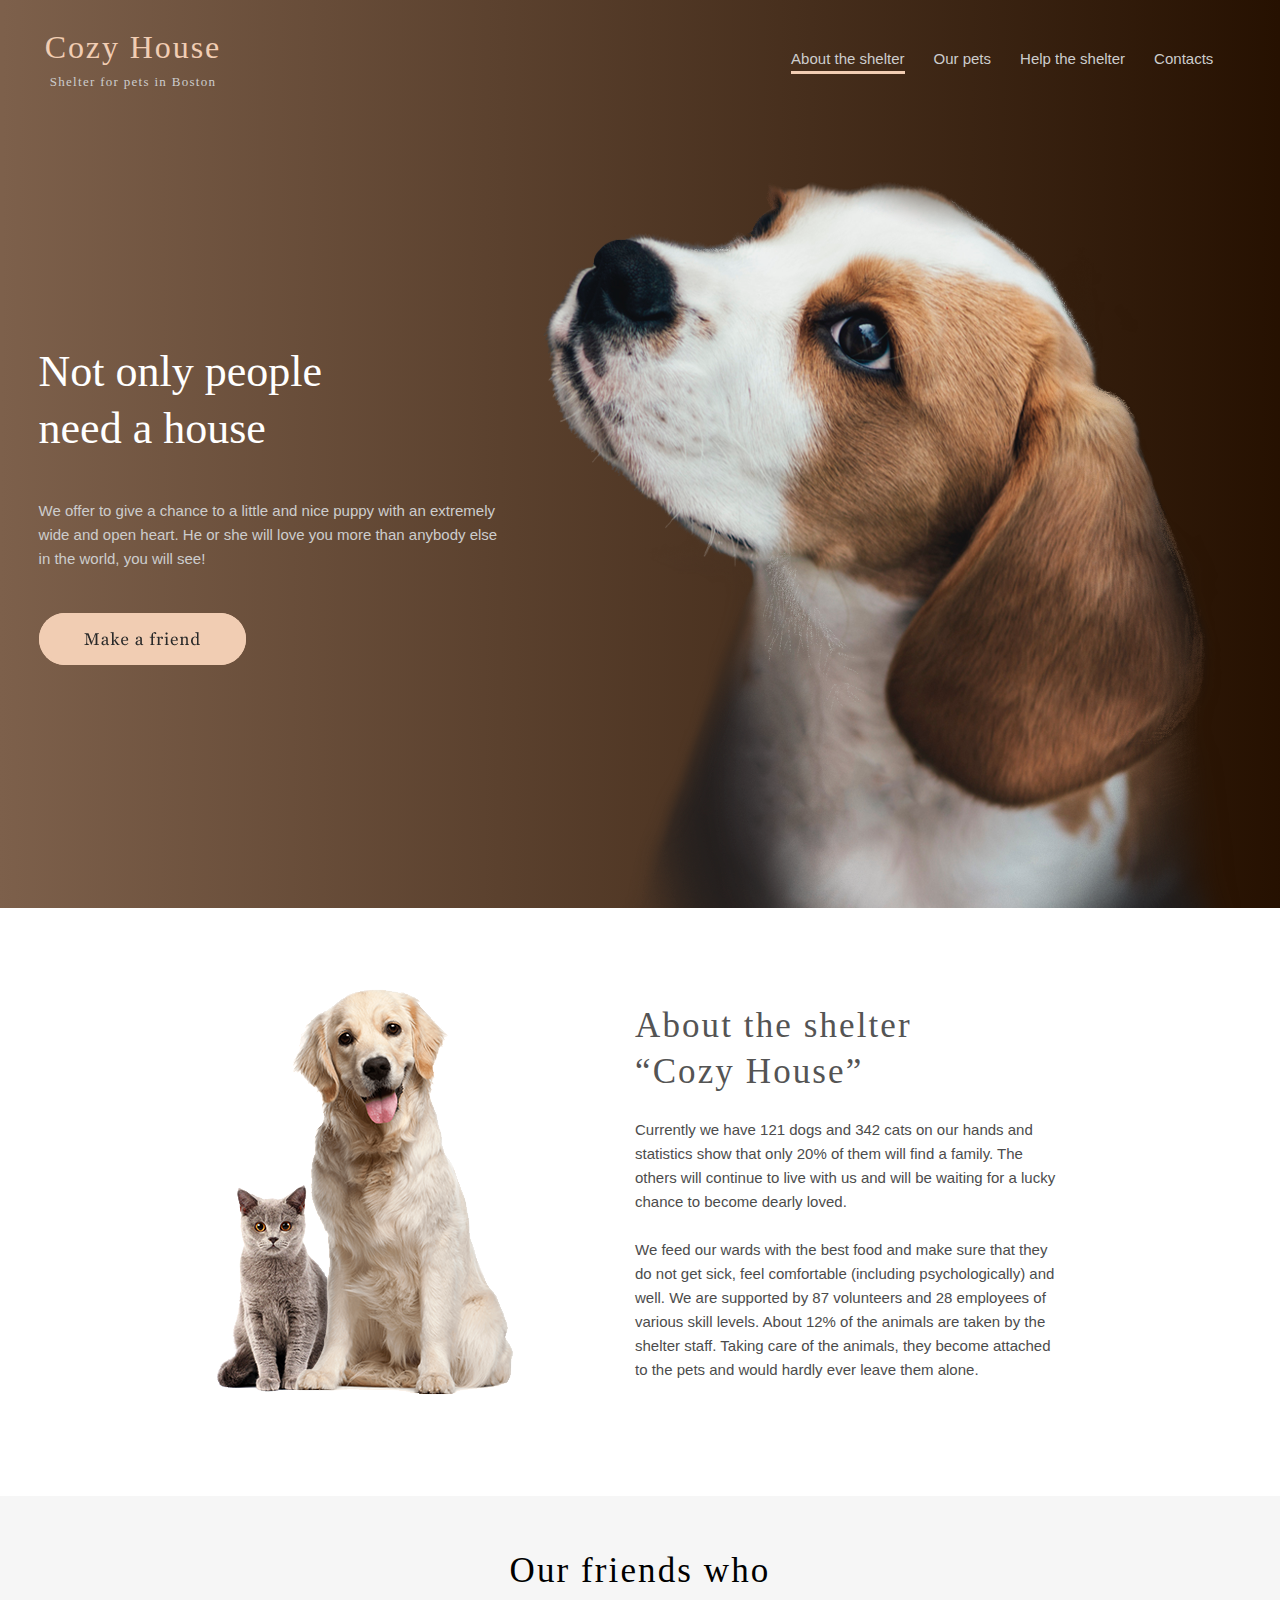
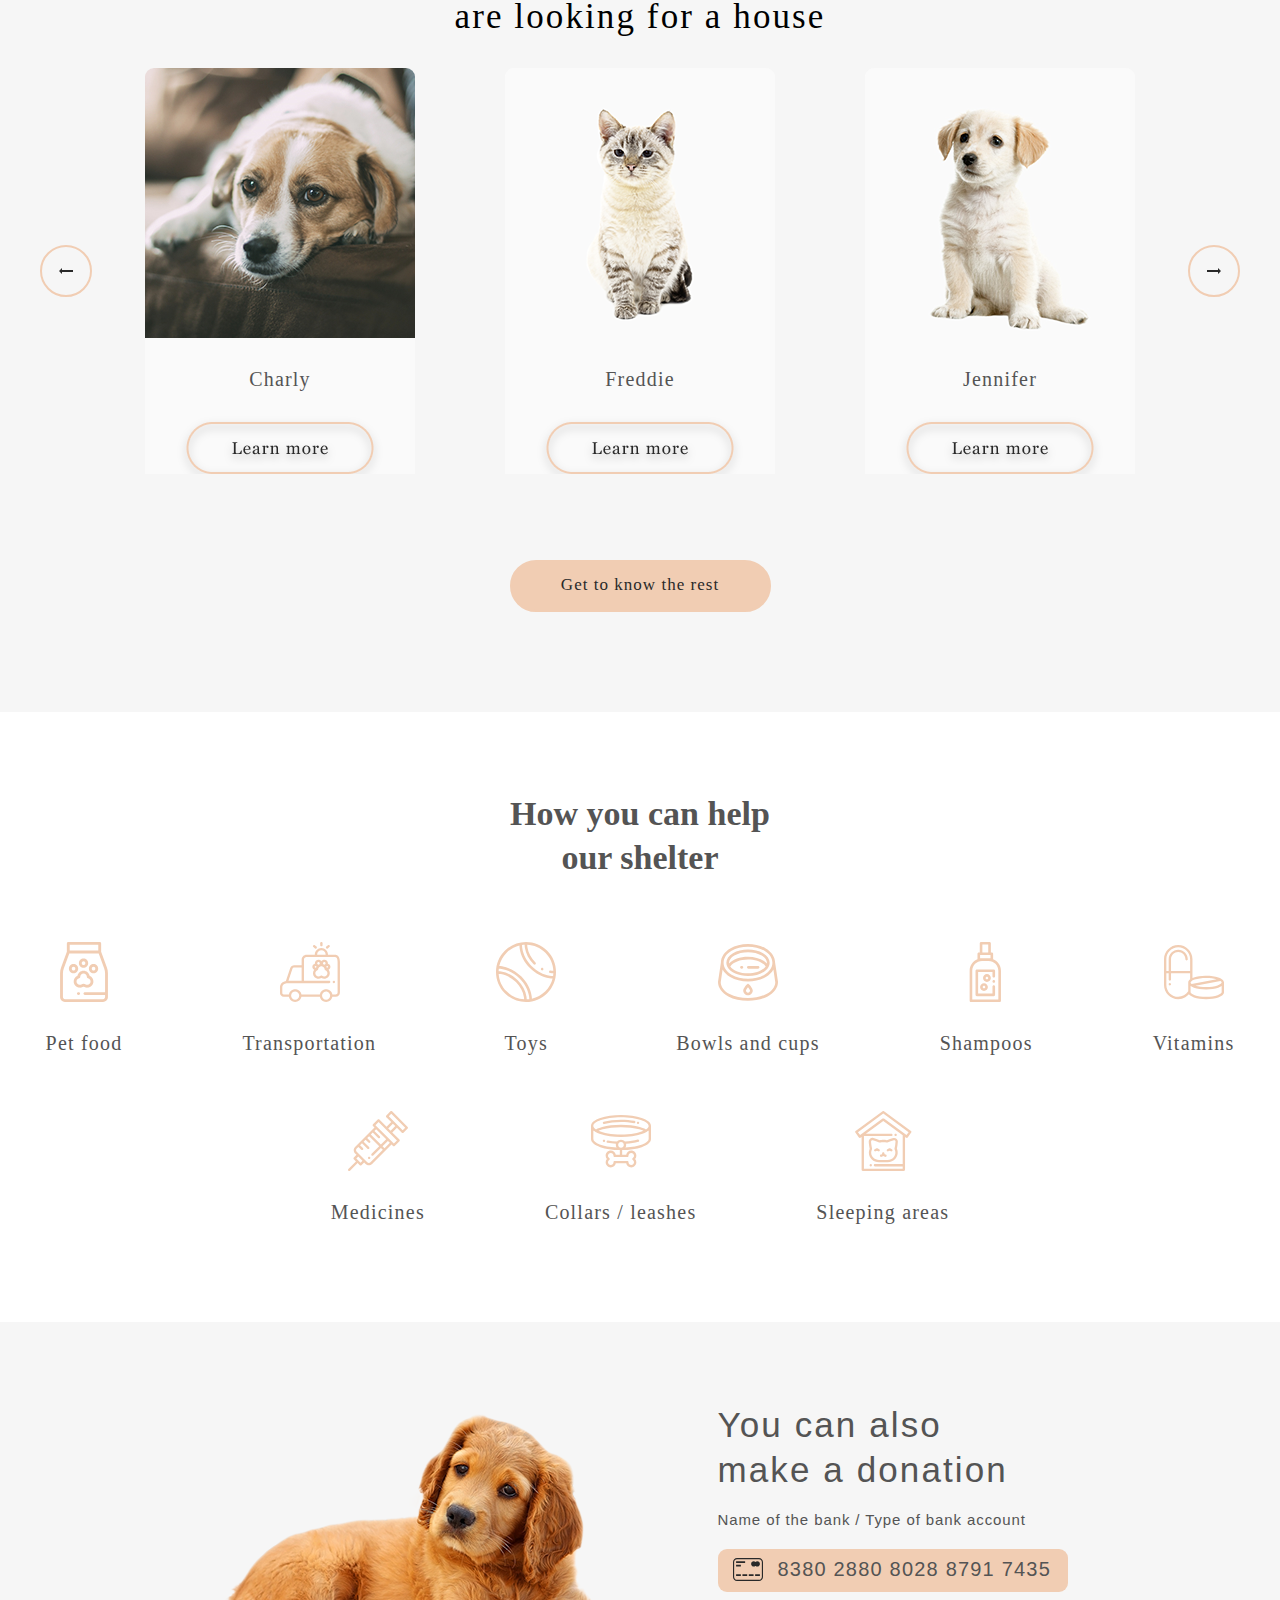
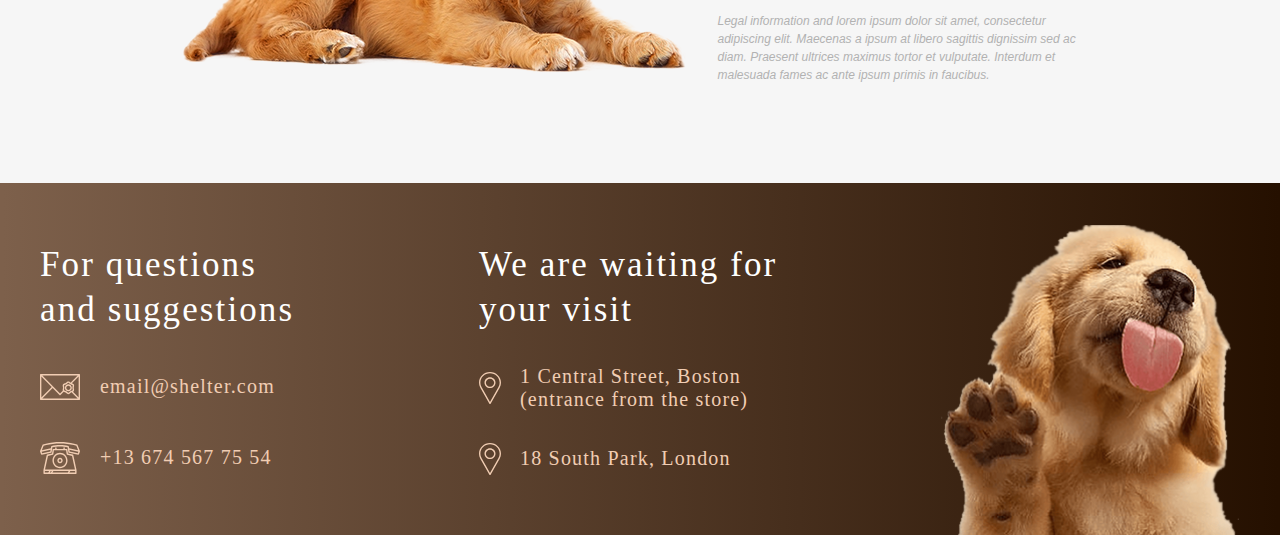
<file: index.html>
<!DOCTYPE html>
<html lang="en">
  <head>
    <meta charset="UTF-8" />
    <meta http-equiv="X-UA-Compatible" content="IE=edge" />
    <meta name="viewport" content="width=device-width, initial-scale=1.0" />
    <title>Pets</title>
    <link rel="preconnect" href="https://fonts.googleapis.com" />
    <link rel="preconnect" href="https://fonts.gstatic.com" crossorigin />
    <link
      href="https://fonts.googleapis.com/css2?family=Montserrat:wght@400;500;700&display=swap"
      rel="stylesheet" />
    <link
      rel="apple-touch-icon"
      sizes="180x180"
      href="./images/apple-touch-icon.png" />
    <link
      rel="icon"
      type="image/png"
      sizes="32x32"
      href="./images/favicon-32x32.png" />
    <link
      rel="icon"
      type="image/png"
      sizes="16x16"
      href="./images/favicon-16x16.png" />
    <link rel="manifest" href="/site.webmanifest" />
    <link rel="mask-icon" href="/safari-pinned-tab.svg" color="#5bbad5" />
    <meta name="msapplication-TileColor" content="#da532c" />
    <meta name="theme-color" content="#ffffff" />
    <link rel="stylesheet" href="css/style.css" />
  </head>
  <body>
    <div class="cover"></div>
    <div class="container">
      <div class="block_start_screen">
        <div class="modal_window">
          <button class="modal_close_btn" type="button"><span class="visually--hidden">close</span></button>
        </div>
          <header>
            <a class="logo" href="#">
              <span class="logo_title">Cozy House</span
              ><span class="logo_subtitle">Shelter for pets in Boston</span></a
            >
            <div class="menu_btn">
              <span></span>
              <span></span>
              <span></span>
            </div>
            <nav class="menu">
              <div class="menu_links">
                <a class="link_active" href="#about">About the shelter</a>
                <a class="link_inactive" href="index_Our_Pats.html">Our pets</a>
                <a class="link_inactive" href="#help">Help the shelter</a>
                <a class="link_inactive" href="#donation">Contacts</a>
              </div>
            </nav>
          </header>
          <div class="not_only">
            <div class="not_only_text">
              <h1 class="heading" id="h1">
                Not only people <br />
                need a house
              </h1>
              <p class="subheading">
                We offer to give a chance to a little and nice puppy with an
                extremely wide and open heart. He or she will love you more than
                anybody else in the world, you will see!
              </p>
              <a class="botton_primary" href="#block_pets"
                ><img src="./images/button_secondary.png" alt="img"
              /></a>
            </div>
            <img class="start_puppy" src="./images/Start_puppy.png" alt="img" />
          </div>

        <div class="about" id="about">
          <img src="./images/pets.png" alt="pets" />
          <div class="about_text_content">
            <p class="about_heading">
              About the shelter <br />
              “Cozy House”
            </p>
            <p class="about_subheading_1">
              Currently we have 121 dogs and 342 cats on our hands and statistics
              show that only 20% of them will find a family. The others will
              continue to live with us and will be waiting for a lucky chance to
              become dearly loved.
            </p>
            <p class="about_subheading_2">
              We feed our wards with the best food and make sure that they do not
              get sick, feel comfortable (including psychologically) and well. We
              are supported by 87 volunteers and 28 employees of various skill
              levels. About 12% of the animals are taken by the shelter staff.
              Taking care of the animals, they become attached to the pets and
              would hardly ever leave them alone.
            </p>
          </div>
        </div>
        <div class="block_pets" id="block_pets">
          <div class="pet_content">
            <p class="heading">
              Our friends who <br />
              are looking for a house
            </p>
            <div class="pets_flex">
              <button class="botton_arrow botton_arrow_back"></button>
              </button>
              <div class="slider_wraper" id="slider_wraper">
                <div class="slider">
                <div class="pet_cards" id="pet_cards-left" name="1"></div>
                <div class="pet_cards" id="pet_cards-active" name="1"></div>
                <div class="pet_cards" id="pet_cards-right" name="1"></div>
              </div>
              </div>
              <button class="botton_arrow botton_arrow_forward">
              </button>
            </div>
            <a class="get" href="index_Our_Pats.html">
              <p>Get to know the rest</p>
            </a>
          </div>
        </div>
        <div class="help" id="help">
          <div class="help_content">
            <h2>
              How you can help <br />
              our shelter
            </h2>
            <div class="grid_help">
              <div class="grid_help_block">
                <div class="grid_help_block-item">
                  <img src="./images/icon-pet-food.svg" alt="img" />
                  <p>Pet food</p>
                </div>
                <div class="grid_help_block-item">
                  <img src="./images/icon-transportation.svg" alt="img" />
                  <p>Transportation</p>
                </div>
                <div class="grid_help_block-item">
                  <img src="./images/icon-toys.svg" alt="img" />
                  <p>Toys</p>
                </div>
                <div class="grid_help_block-item">
                  <img src="./images/icon-bowls-and-cups.svg" alt="img" />
                  <p>Bowls and cups</p>
                </div>
                <div class="grid_help_block-item">
                  <img src="./images/icon-shampoos.svg" alt="img" />
                  <p>Shampoos</p>
                </div>
                <div class="grid_help_block-item">
                  <img src="./images/icon-vitamins.svg" alt="" />
                  <p>Vitamins</p>
                </div>
                <div class="grid_help_block-item">
                  <img src="./images/icon-medicines.svg" alt="" />
                  <p>Medicines</p>
                </div>
                <div class="grid_help_block-item">
                  <img src="./images/icon-collars-leashes.svg" alt="" />
                  <p>Collars / leashes</p>
                </div>
                <div class="grid_help_block-item">
                  <img src="./images/icon-sleeping-area.svg" alt="" />
                  <p>Sleeping areas</p>
                </div>
              </div>
            </div>
          </div>
        </div>
        <div class="donation" id="donation">
          <div class="donation_content">
            <img
              class="donation_puppy"
              src="./images/donation-dog.png"
              alt="img" />
            <div class="donation_content_text">
              <p class="heading">
                You can also <br />
                make a donation
              </p>
              <p class="subheading">Name of the bank / Type of bank account</p>
              <div class="credit_card">
                <img src="./images/credit-card.svg" alt="" />
                <p>8380 2880 8028 8791 7435</p>
              </div>
              <p class="legal_info">
                Legal information and lorem ipsum dolor sit amet, consectetur
                adipiscing elit. Maecenas a ipsum at libero sagittis dignissim sed
                ac diam. Praesent ultrices maximus tortor et vulputate. Interdum
                et malesuada fames ac ante ipsum primis in faucibus.
              </p>
            </div>
          </div>
        </div>
        <footer>
          <div class="footer_content">
            <div class="contacts">
              <p class="title">For questions and suggestions</p>
              <div class="mail">
                <img src="./images/icon-email.svg" alt="" />
                <p>email@shelter.com</p>
              </div>
              <div class="phone">
                <img src="./images/icon-phone.svg" alt="" />
                <p>+13 674 567 75 54</p>
              </div>
            </div>
            <div class="location">
              <p class="title">We are waiting for your visit</p>
              <div class="boston">
                <img src="./images/icon-marker.svg" alt="" />
                <p>1 Central Street, Boston (entrance from the store)</p>
              </div>
              <div class="london">
                <img src="./images/icon-marker.svg" alt="" />
                <p>18 South Park, London</p>
              </div>
            </div>
            <img class="footer_puppy" src="./images/footer-puppy.png" alt="" />
          </div>
        </footer>
      </div>
    </div>
    <script type="module" src="burger.js"></script>
    <script type="module" src="petsCardsMain.js"></script>
  </body>
</html>
</file>
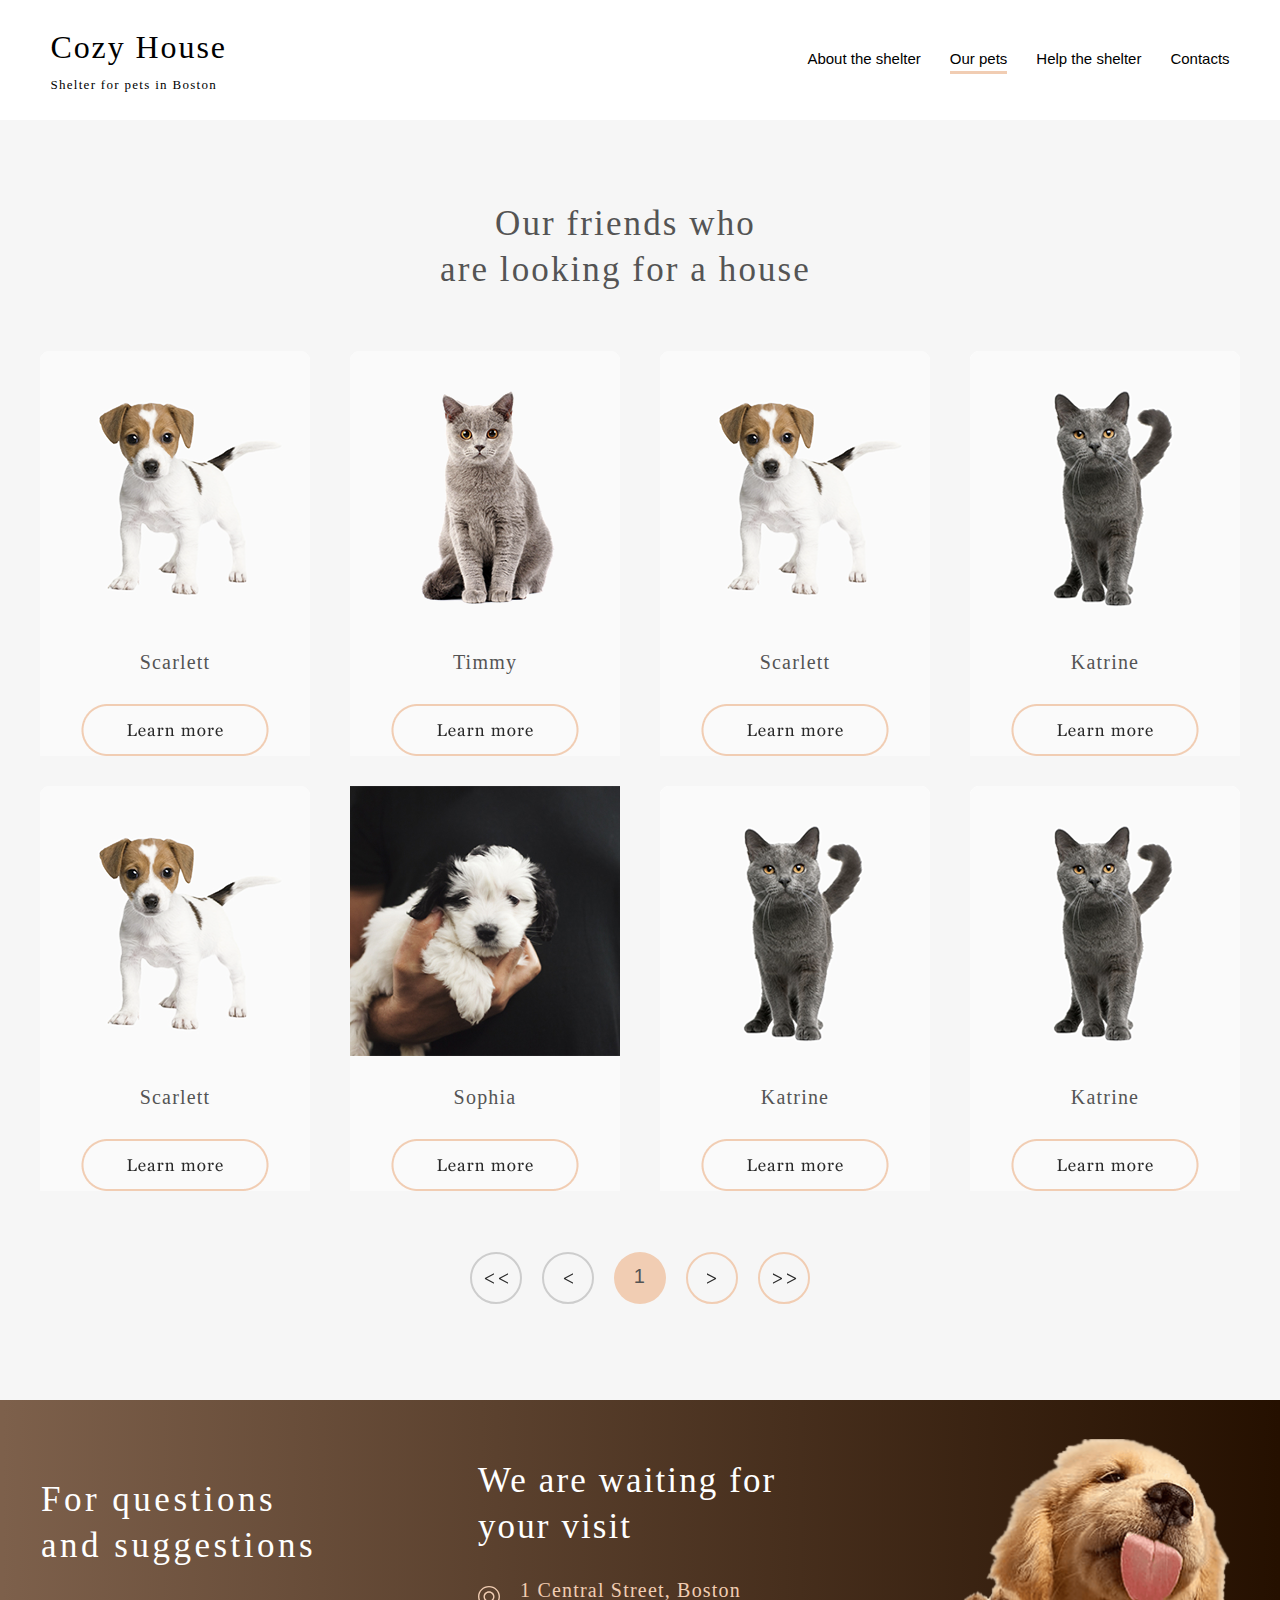
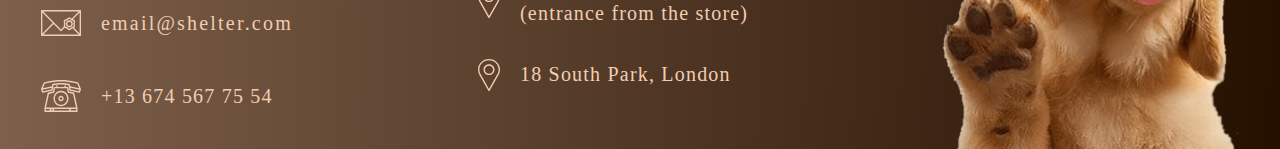
<file: index_Our_Pats.html>
<!DOCTYPE html>
<html lang="en">
  <head>
    <meta charset="UTF-8" />
    <meta http-equiv="X-UA-Compatible" content="IE=edge" />
    <meta name="viewport" content="width=device-width, initial-scale=1.0" />
    <title>Our Pets</title>
    <link rel="preconnect" href="https://fonts.googleapis.com" />
    <link rel="preconnect" href="https://fonts.gstatic.com" crossorigin />
    <link
      href="https://fonts.googleapis.com/css2?family=Montserrat:wght@400;500;700&display=swap"
      rel="stylesheet" />
    <link
      rel="apple-touch-icon"
      sizes="180x180"
      href="./images/apple-touch-icon.png" />
    <link
      rel="icon"
      type="image/png"
      sizes="32x32"
      href="./images/favicon-32x32.png" />
    <link
      rel="icon"
      type="image/png"
      sizes="16x16"
      href="./images/favicon-16x16.png" />
    <link rel="manifest" href="/site.webmanifest" />
    <link rel="mask-icon" href="/safari-pinned-tab.svg" color="#5bbad5" />
    <meta name="msapplication-TileColor" content="#da532c" />
    <meta name="theme-color" content="#ffffff" />
    <link rel="stylesheet" href="css/style_Our_Pets.css" />
  </head>
  <body>
    <div class="cover"></div>
    <div class="container">
      <div class="modal_window">
        <button class="modal_close_btn" type="button">
          <span class="visually--hidden">close</span>
        </button>
      </div>
      <header>
        <a class="logo" href="#">
          <span class="logo_title">Cozy House</span
          ><span class="logo_subtitle">Shelter for pets in Boston</span></a
        >
        <div class="menu_btn">
          <span></span>
          <span></span>
          <span></span>
        </div>
        <nav class="menu">
          <div class="menu_links">
            <a class="link_inactive" href="index.html">About the shelter</a>
            <a class="link_active" href="index_Our_Pats.html">Our pets</a>
            <a class="link_inactive" href="#">Help the shelter</a>
            <a class="link_inactive" href="#">Contacts</a>
          </div>
        </nav>
      </header>
      <div class="pets">
        <div class="pets_content">
          <p class="heading">
            Our friends who <br />
            are looking for a house
          </p>

          <div class="cards_container">
            <div class="pagination"></div>
          </div>
          <div class="navigation">
            <button class="pets_page-btn pets_page-btn--first" disabled>
              <svg
                class="pets_arrow pets_arrow--pets"
                transform="rotate(180)"
                width="25"
                height="11"
                viewBox="0 0 25 11"
                fill="none"
                xmlns="http://www.w3.org/2000/svg">
                <path
                  d="M10.0055 6.08789L0.972265 10.7852V9.44727L8.48203 5.53125L0.972265 1.625V0.287109L10.0055 4.98438V6.08789ZM24.0766 6.08789L15.0434 10.7852V9.44727L22.5531 5.53125L15.0434 1.625V0.287109L24.0766 4.98438V6.08789Z"
                  fill="#292929" />
              </svg>
            </button>
            <button class="pets_page-btn pets_page-btn--previous" disabled>
              <svg
                class="pets_arrow pets_arrow--pets"
                transform="rotate(180)"
                width="10"
                height="11"
                viewBox="0 0 10 11"
                fill="none"
                xmlns="http://www.w3.org/2000/svg">
                <path
                  d="M9.04102 6.08789L0.0078125 10.7852V9.44727L7.51758 5.53125L0.0078125 1.625V0.287109L9.04102 4.98438V6.08789Z"
                  fill="#292929" />
              </svg>
            </button>
            <span class="pets_page">1</span>
            <button class="pets_page-btn pets_page-btn--next">
              <svg
                class="pets_arrow pets_arrow--pets"
                width="10"
                height="11"
                viewBox="0 0 10 11"
                fill="none"
                xmlns="http://www.w3.org/2000/svg">
                <path
                  d="M9.04102 6.08789L0.0078125 10.7852V9.44727L7.51758 5.53125L0.0078125 1.625V0.287109L9.04102 4.98438V6.08789Z"
                  fill="#292929" />
              </svg>
            </button>
            <button class="pets_page-btn pets_page-btn--last">
              <svg
                class="pets_arrow"
                width="25"
                height="11"
                viewBox="0 0 25 11"
                fill="none"
                xmlns="http://www.w3.org/2000/svg">
                <path
                  d="M10.0055 6.08789L0.972265 10.7852V9.44727L8.48203 5.53125L0.972265 1.625V0.287109L10.0055 4.98438V6.08789ZM24.0766 6.08789L15.0434 10.7852V9.44727L22.5531 5.53125L15.0434 1.625V0.287109L24.0766 4.98438V6.08789Z"
                  fill="#292929" />
              </svg>
            </button>
          </div>
        </div>
      </div>
      <footer>
        <div class="footer_content">
          <div class="contacts">
            <p class="title">For questions and suggestions</p>
            <div class="mail">
              <img src="./images/icon-email.svg" alt="" />
              <p>email@shelter.com</p>
            </div>
            <div class="phone">
              <img src="./images/icon-phone.svg" alt="" />
              <p>+13 674 567 75 54</p>
            </div>
          </div>
          <div class="location">
            <p class="title">We are waiting for your visit</p>
            <div class="boston">
              <img src="./images/icon-marker.svg" alt="" />
              <p>1 Central Street, Boston (entrance from the store)</p>
            </div>
            <div class="london">
              <img src="./images/icon-marker.svg" alt="" />
              <p>18 South Park, London</p>
            </div>
          </div>
          <img class="footer_puppy" src="./images/footer-puppy.png" alt="" />
        </div>
      </footer>
    </div>
    <script type="module" src="burger.js"></script>
    <script type="module" src="pets.js"></script>
  </body>
</html>
</file>
<file: css/style.css>
*,
*::after,
*::before {
  padding: 0;
  margin: 0;
  box-sizing: border-box;
}
* {
  box-sizing: border-box;
  max-width: 100%;
  }

html {
  scroll-behavior: smooth;
}
.body--overflow {
  overflow-y: hidden;
}
.cover--blackout {
  position: fixed;
  background: rgba(41, 41, 41, 0.6);
  transition: 0.5s;
  top: 0;
  bottom: 0;
  left: 0;
  right: 0;
  z-index: 1;
}

header {
  display: flex;
  align-items: center;
  justify-content: center;
  flex-wrap: wrap;
  padding: 30px 0 31px 0;
  font-family: Georgia, 'Times New Roman', Times, serif;
  column-gap: 35.62em;;
}

.logo {
  height: 60px;
  padding-left: 18px;
}
.logo_title {
  height: 35px;
  font-style: normal;
  font-weight: 400;
  font-size: 32px;
  line-height: 110%;
  display: flex;
  align-items: flex-end;
  letter-spacing: 0.06em;
  color: #f1cdb3;
  margin-bottom: 7px;
}
.logo_subtitle {
  height: 15px;
  font-size: 13px;
  line-height: 15px;
  letter-spacing: 0.1em;
  padding-left: 5px;
}

a {
  text-decoration: none;
  color: rgba(205, 205, 205, 1);
}
.menu_btn {
  display: none;
}
.menu_btn span {
  border: 1px solid #F1CDB3;
  transition: 0.5s;
}
.menu_links {
  display: flex;
  justify-content: space-between;
  gap: 29px;
  }
.menu {
  display: flex;
  justify-content: space-between;
  margin-right: 40px;
  gap: 36px;
  height: 27px;
  font-family: 'Arial';
  font-style: normal;
  font-weight: 400;
  font-size: 15px;
  line-height: 160%;
  color: #FAFAFA;
}
.block_start_screen {
  background: linear-gradient(90.26deg, #7d604b 0.23%, #251000 99.8%);
}
.link_active {
  border-bottom: 3px solid #f1cdb3;
}
.menu .link_inactive:hover {
  color: #FDDCC4;
  transition: 1.5s ease;
}
.not_only {
  display: flex;
  align-items: center;
  justify-content: center;
  flex-wrap: wrap;
  column-gap: 2.8em;
}
.not_only_text {
  display: flex;
  flex-direction: column;
  max-width: 460px;
  width: 100%;
  height: 322px;
  margin-bottom: 21px;
  justify-content: space-between;
}
h1 {
  color: #FFFFFF;
  max-width: 310px;
  font-family: 'Georgia';
}
.start_puppy {
  padding-top: 59px;
}
.block_start_screen .heading {
  height: 114px;
  font-style: normal;
  font-weight: 400;
  font-size: 44px;
  line-height: 130%;
  display: flex;
  align-items: center;
}
.block_start_screen .subheading {
  height: 72px;
  font-family: "Arial";
  font-style: normal;
  font-weight: 400;
  font-size: 15px;
  line-height: 160%;
  display: flex;
  align-items: center;
  color: #cdcdcd;
}
.botton_primary {
  display: flex;
  flex-direction: column;
  align-items: center;
  width: 207px;
  gap: 10px;
  height: 52px;
  background: white;
  padding: 0px 0px;
  border-radius: 100px;
  background-color: #F1CDB3;
}
.botton_primary:hover {
  background: #FDDCC4;
  transition: 2s ease;
}
.about {
  background: #ffffff;
  padding: 80px 0 100px;
  display: flex;
  justify-content: center;
  gap: 120px;
}
.about_text_content {
  display: flex;
  flex-direction: column;
  max-width: 430px;
  row-gap: 24px;
}
.about_heading {
  font-family: 'Georgia';
  font-size: 35px;
  line-height: 130%;
  letter-spacing: 0.06em;
  color: #545454;
  padding-top: 15px;
}
.about_subheading_1 {
  font-size: 15px;
  line-height: 160%;
  font-family: "Arial";
  font-style: normal;
  font-weight: 400;
  color: #4c4c4c;
}
.about_subheading_2 {
  font-family: "Arial";
  font-style: normal;
  font-weight: 400;
  font-size: 15px;
  line-height: 160%;
  color: #4c4c4c;
}
.pet_content {
  background: #f6f6f6;
  display: flex;
  justify-content: center;
  flex-direction: column;
  align-items: center;
  flex-wrap: wrap;
}
.pet_content .heading {
  font-family: 'Georgia';
  font-style: normal;
  font-weight: 400;
  font-size: 35px;
  line-height: 130%;
  display: flex;
  align-items: center;
  text-align: center;
  letter-spacing: 0.06em;
    padding: 81px 0 0 0;
  }
  .get {
    display: flex;
    flex-direction: column;
    align-items: center;
    justify-content: center;
    width: 261px;
    height: 52px;
    background: white;
    border-radius: 100px;
    font-size: 17px;
    line-height: 170%;
    letter-spacing: 0.06em;
    color: #292929;
    border: 2px solid;
    border-color:#F1CDB3;
    background-color: #F1CDB3;
    font-family: 'Georgia';
    margin: 86px 0 100px 0;
  }

  .get:hover {
    background: #FDDCC4;
    transition: 2s ease;
  }
.pets_flex {
  display: grid;
  grid-template-columns: repeat(3, auto);
  justify-items: center;
  align-items: center;
  flex-wrap: wrap;
  padding: 58px 0 0 0;
  column-gap: 53px;
  transition: all 1s ease;
}
.slider_wraper {
  display: flex;
  overflow: hidden;
  transition: all 1s ease;
  width: 990px;
}
.slider {
  display: flex;
  position: relative;

  left: -990px;
}
@keyframes move-right {
    from {left: -990px;}
    to {left: -1980px;}
}
.transition-right {
  animation-name: move-right;
  animation-duration: 2s;
}
@keyframes move-left {
  from {left: -990px;}
  to {left: 0px;}
}
.transition-left {
animation-name: move-left;
animation-duration: 2s;
}
.pet_cards {
  display: flex;
    column-gap: 90px;
    transition: all 1s ease;
    justify-content: center;
}
.botton_arrow_forward {
  padding: 32px 0px 0px 0px;
  background-image: url(../images/Arrow-next.svg);
}
.botton_arrow_forward, .botton_arrow_back {
    width: 52px;
    height: 52px;
    background-repeat: no-repeat;
    background-position: center;
    border: solid 2px #F1CDB3;
    border-radius: 100px;
    background-color: #11ffee00;
    transition: 0.3s;
    cursor: pointer;
}

.botton_arrow_forward img:hover{
  border-radius: 100px;
  background: #FDDCC4;
  transition: 2s ease;
}
.botton_arrow_back {
  padding: 30px 0px 0 0 ;
  background-image: url(../images/Arrow-prev.svg);
}
.botton_arrow_back img:hover{
  border-radius: 100px;
  background: #FDDCC4;
  transition: 2s ease;
}
.btn {
  filter: drop-shadow(0px 4px 4px  rgba(0, 0, 0, 0.25));
}
.btn:hover {
  background: #FDDCC4;
  transition: 2s ease;
  border-radius: 100px;
}
.pet_card {
  display: flex;
  flex-direction: column;
  align-items: center;
  gap: 1.9rem;
  background-color: #FAFAFA;
  cursor: pointer;
  border-radius: 9px 9px 0px 0px;
  width: 270px;
}
.pet_card p {
  font-family: 'Georgia';
  font-weight: 400;
  font-size: 20px;
  line-height: 23px;
  letter-spacing: 0.06em;
  color: #545454;
}
.pet_card img {
  border-radius: 9px 9px 0px 0px;
}

.help {
  display: flex;
  justify-content: center;
  background: #ffffff;
}
.help_content {
  display: flex;
  flex-direction: column;
  align-items: center;
}
.help h2 {
  font-family: 'Georgia';
  font-size: 34px;
  line-height: 130%;
  display: flex;
  align-items: center;
  text-align: center;
  color: #545454;
  padding: 80px 0 62px 0;
}
.grid_help {
  display: flex;
  flex-direction: column;
  justify-content: center;
  text-align: center;
}
.grid_help_block {
  display: flex;
  justify-content: center;
  text-align: center;
  flex-wrap: wrap;
  gap: 55px 120px;
  margin: 0 40px 97px 40px;
}
.grid_help p {
  font-family: 'Georgia';
  padding-top: 24px;
  font-size: 20px;
  line-height: 130%;
  letter-spacing: 0.06em;
  color: #545454;
}
.donation {
  background: #f6f6f6;
}
.donation_content {
  display: flex;
  align-items: center;
  justify-content: center;
  flex-wrap: wrap;
  padding: 80px 0 99px;
  gap: 30px;
  font-family: 'Georgia', 'Arial', sans-serif;
}
.donation_content_text {
  display: flex;
  flex-direction: column;
  justify-content: center;
  gap: 20px;
}
.donation .heading {
  height: 90px;
  font-size: 35px;
  line-height: 130%;
  display: flex;
  align-items: center;
  letter-spacing: 0.06em;
  color: #545454;
}

.donation .subheading {
  height: 17px;
  font-size: 15px;
  line-height: 110%;
  display: flex;
  align-items: center;
  letter-spacing: 0.06em;
  color: #545454;
}
.credit_card {
  display: flex;
  padding: 9px 0px;
  height: 43px;
  background: #f1cdb3;
  border-radius: 9px;
  margin-right: 30px;
  cursor: pointer;
}
.credit_card img {
  width: 60px;
  height: 23px;
}
.credit_card p {
  height: 23px;
  font-size: 20px;
  line-height: 115%;
  letter-spacing: 0.06em;
  color: #545454;
}
.legal_info {
  width: 380px;
  font-size: 12px;
  line-height: 18px;
  color: #b2b2b2;
  font-family: 'Arial';
font-style: italic;
font-weight: 400;
font-size: 12px;
line-height: 18px;
display: flex;
align-items: center;
}
footer {
  background: linear-gradient(90.26deg, #7d604b 0.23%, #251000 99.8%);
  display: flex;
  justify-content: center;
}
.footer_content {
  display: flex;
  justify-content: space-evenly;
  align-items: center;
  flex-wrap: wrap;
  font-family: 'Georgia';
  column-gap: 159px;
  padding-top: 19px;
}
.contacts {
  display: flex;
  flex-direction: column;
  height: 234px;
  gap: 39px;
  margin-bottom: 20px;
}
.contacts .title {
  width: 280px;
  height: 90px;
  font-size: 35px;
  line-height: 130%;
  letter-spacing: 0.06em;
  color: #ffffff;
}
.contacts img {
  height: 32px;
}
.contacts p {
  font-size: 20px;
  line-height: 115%;
  letter-spacing: 0.06em;
  color: #f1cdb3;
  overflow-wrap: break-word;

}
.mail {
  display: flex;
  gap: 20px;
  align-items: center;
}
.phone {
  display: flex;
  gap: 20px;
  align-items: center;
}

.location {
  display: flex;
  flex-direction: column;
  height: 234px;
  width: 302px;
  gap: 32px;
  margin-bottom: 20px;
}
.location img {
  height: 32px;
}
.location .title {
  font-size: 35px;
  line-height: 130%;
  letter-spacing: 0.06em;
  color: #ffffff;
}
.boston {
  display: flex;
  gap: 19px;
  align-items: center;
}
.london {
  display: flex;
  gap: 19px;
  align-items: center;
}
.boston p {
  font-size: 20px;
  line-height: 115%;
  letter-spacing: 0.06em;
  color: #f1cdb3;
}
.london p {
  font-size: 20px;
  line-height: 115%;
  letter-spacing: 0.06em;
  color: #f1cdb3;
}

.footer_puppy {
  padding-top: 23px;
}
.modal_close_btn {
  background-color: rgb(253, 220, 196);
  box-sizing: border-box;
  display: flex;
  justify-content: center;
  align-items: center;
  padding-top: 2px;
  padding-left: 2px;
  border-radius: 26px;
  font-family: "Georgia", "Arial", sans-serif;
  font-style: normal;
  font-weight: normal;
  font-size: 17px;
  line-height: 19px;
  letter-spacing: 1px;
  color: #292929;
  height: 52px;
  outline: none;
  cursor: pointer;
  position: absolute;
  width: 52px;
  top: -52px;
  right: -42px;
  border: 2px solid #F1CDB3;
  background-color: transparent;
  z-index: 0;
  font-size: 0;
}
.modal_close_btn:hover {
background-color: #FDDCC4;
}
.modal_close_btn::before {
position: absolute;
display: block;
content: '';
width: 16px;
height: 2px;
top: 23px;
left: 16px;
transform: rotate(45deg);
background-color: #292929;
border-radius: 2px;
}
.modal_close_btn::after {
position: absolute;
display: block;
content: '';
width: 16px;
height: 2px;
top: 23px;
left: 16px;
transform: rotate(-45deg);
background-color: #292929;
border-radius: 2px;
}
.modal_window--active {
background: #FAFAFA;
border-radius: 9px;
position: fixed;
display: flex;
left: 50%;
top: 50%;
transform: translate(-50%, -50%);
z-index: 2;
width: 900px;
height: 500px;
}
.pet_modal_window {
display: flex;
}

.pet_modal_window img {
border-radius: 9px 0px 0px 9px;
margin-right: 30px;
}

.modal_content {
display: flex;
flex-direction: column;
  padding-top: 51px;
}
.pet_modal_window h2 {
font-family: "Georgia", "Arial", sans-serif;
  font-size: 35px;
  font-weight: normal;
  line-height: 45px;
  letter-spacing: 0.06em;
  margin-bottom: 9px;
}
.pet_modal_window h3 {
font-family: "Georgia", "Arial", sans-serif;
font-style: normal;
font-weight: normal;
font-size: 20px;
line-height: 23px;
letter-spacing: 0.06em;
color: #545454;
text-align: left;
margin-bottom: 40px;
}
.pet_modal_window p {
font-size: 15px;
letter-spacing: 0.06em;
margin-bottom: 40px;
font-family: 'Georgia';
font-style: normal;
font-weight: 400;
width: 350px;
height: 102px;
}
.pet_modal_window ul {
list-style: none;
}
.pet_modal_window li {
letter-spacing: 0.06em;
margin-bottom: 12px;
padding-left: 14px;
position: relative;
font-family: 'Georgia';
font-weight: 700;
line-height: 110%;
font-size: 15px;
}
.pet_modal_window li::before {
position: absolute;
display: block;
content: '';
width: 4px;
height: 4px;
top: 7px;
left: 0px;
border-radius: 50%;
background-color: #F1CDB3;
}
.pet_modal_window li span{
font-weight: normal;
}
@media (max-width: 768px) {
  header {
    padding-bottom: 61px;
    justify-content: space-between;
    column-gap: 10px;
  }
  .logo {
    padding-left: 30px;
  }
  .menu {
    margin-right: 29px;
  }
  .botton_primary {
    margin-left: 126px;
  }
  .start_puppy {
    margin-left: 138px;
    margin-top: 20px;
    height: 650px;
  }
  .about {
    align-items: center;
    flex-direction: column-reverse;
    padding: 67px 0 100px 0px;
    gap: 0;
  }
  .about_text_content {
    margin-bottom: 80px;
  }
  .pets_flex {
    column-gap: 12px;
  }
  .slider_wraper {
    width: 630px;
  }
  .slider {
    left: -630px;
  }
  @keyframes move-right {
    from {left: -630px;}
    to {left: -1260px;}
}
@keyframes move-left {
  from {left: -630px;}
  to {left: 0px;}
}
  .grid_help_block {
    display: grid;
    grid-template-columns: repeat(3, auto);
    gap: 54px 73px;
    margin: 0 20px 98px 12px;
  }
  .grid_help_block p {
    max-width: 170px;
    font-family: 'Georgia';
  }
  .grid_help_block img {
    width: 60px;
  }
  .donation_content {
    flex-direction: column-reverse;
  }
  .donation_content_text {
    margin-bottom: 30px;
  }
  .footer_content {
        column-gap: 0;
        padding-top: 32px;
  }
  .footer_puppy {
    padding-top: 43px;
  }
  .modal_window--active {
    width: 630px;
    height: 350px;
  }
  .modal_content {
    width: 260px;
    height: 303px;
    padding-top: 10px;
  }
  .pet_modal_window img {
    margin-right: 10px;
}
.pet_modal_window h3 {
  margin-bottom: 21px;
}
.pet_modal_window p {
font-size: 13px;
line-height: 14px;
margin-bottom: 20px;
letter-spacing: 0.059em;
}
.pet_modal_window li {
  margin-bottom: 7px;
}

@media (max-width: 320px) {
  header {
    padding: 30px 13px 0px 1px;
    align-items: center;
  }
  .logo_subtitle {
    padding: 16px 0 0 5px;
  }
  .logo {
    padding-left: 20px;
  }
  .closed {
    position: fixed;
    transition: all 1s ease;
    top: 0;
    background-color: #292929;
    height: 100vh;
    padding-top: 248px;
    right: -100%;
  }
  .opened {
    position: fixed;
    top: 0%;
    right: -30px;
    background-color: #292929;
    height: 100vh;
    width: 320px;
    transition: all 1s ease;
    padding: 248px 38px;
    z-index: 1;
  }
  .menu_btn {
    display: flex;
    flex-direction: column;
    justify-content: space-between;
    width: 37px;
    height: 24px;
    padding: 5px 4px 0px 3px;
    z-index: 2;
    transition: all 1s ease;
    gap: 8px;
  }
  .menu_btn--opened {
    transform: rotate(90deg);
    transition: all 1s ease;
  }
  .menu_links {
    display: flex;
      flex-direction: column;
      align-items: center;
      padding: 0px;
      gap: 10px;
      height: 327px;
      font-family: 'Arial';
      font-style: normal;
      font-weight: 400;
      font-size: 32px;
      line-height: 160%;
      color: #FAFAFA;
      order: 0;
      flex-grow: 0;
  }
  .botton_primary {
    margin: 0;
  }
  .start_puppy {
    margin: 58px 0 0 40px;
    height: 334px;
  }
  .not_only_text {
    display: flex;
    align-items: center;
    padding: 60px 0 0 0;
    text-align: center;
    gap: 53px;
  }
  .not_only_text .heading {
    height: auto;
    font-size: 25px;
    display: flex;
    text-align: center;
    letter-spacing: 0.06em;
  }
  .not_only_text .subheading {
    width: 300px;
  }
  .grid_help_block {
    display: grid;
    grid-template-columns: repeat(2, auto);
  }
  .about {
    padding:25px 0 0 0;
  }
  .about_heading {
    font-size: 25px;
    text-align: center;
  }
  .about_subheading_1, .about_subheading_2 {
    width: 270px;
    font-size: 15px;
  line-height: 160%;
  text-align: justify;
  }
  .about img {
    width: 260px;
  }
  .about_text_content {
    margin: 0 0 40px 0;
    row-gap: 23px;
  }
  .pet_content .heading {
    font-size: 25px;
    padding: 85px 0 0 0;
    display: inline;
  }
  .pets_flex {
    display: flex;
    justify-content: center;
    column-gap: 80px;
    padding: 41px 0 0 0;
  }
  .slider_wraper {
    width: 270px;
  }
  .slider {
    left: -270px;
  }
  @keyframes move-right {
    from {left: -270px;}
    to {left: -540px;}
    }
    @keyframes move-left {
      from {left: -270px;}
      to {left: 0px;}
  }
  .botton_arrow_back, .botton_arrow_forward {
    order: 2;
    padding: 44px 0px 0px 0px;
  }
  .get {
    margin: 39px 0 41px 0;
  }
  .help h2 {
    font-size: 25px;
    padding: 43px 0 38px 0;
  }
  .grid_help_block {
    gap: 26px 44px;
    margin: 0 7px 45px 17px;
    max-width: 290px;
    height: 555px;
  }
  .grid_help_block p {
    max-width: 130px;
    font-family: 'Georgia';
    font-size: 15px;
    padding-top: 18px;
  }
  .grid_help_block img {
    width: 50px;
  }
  .donation_content {
    padding: 45px 0 26px;
  }
  .donation_content_text {
    align-items: center;
    gap: 22px;
    height: 281px;
    margin: 0;
  }
  .donation_content_text .heading {
    font-size: 25px;
    text-align: center;
  }
  .donation_content_text .subheading {
    letter-spacing: 0;
  }
  .credit_card {
    margin: 0;
    width: 281px;
    align-items: center;
  }
  .credit_card p {
    font-size: 15px;
    padding-top: 6px;
  }
  .credit_card img {
    margin: 10px 15px 6px 15px;
    width: 30px;
  }
  .legal_info {
    font-size: 12px;
  line-height: 18px;
  text-align: justify;
  width: 280px;
  margin-bottom: 5px;
  }
  .donation_puppy {
    width: 260px;
    padding: 10px 0 17px 0;
  }
  .footer_content {
    padding-top: 30px;;
  }
  .footer_content .title {
    font-size: 25px;
    text-align: center;
  }
  .contacts {
    gap: 15px;
    margin-bottom: 13px;
  }
  .mail {
    gap: 7px;
    align-items: center;
    justify-content: space-evenly;
    padding-bottom: 25px;
  }
  .phone {
    gap: 0px;
    align-items: center;
    justify-content: space-evenly;
  }
  .location {
    gap: 40px;
  }
  .location .title {
    width: 270px;
    padding-left: 32px;
  }
  .boston {
    gap: 21px;
  }
  .footer_puppy {
    width: 260px;
    padding-top: 9px;
  }
  .pet_modal_window img {
  display: none;
}
.modal_window--active {
  width: 240px;
  height: 341px;
}
.modal_content {
  width: 220px;
}
.pet_modal_window h2 {
  margin-left: 49px;
  }
  .pet_modal_window h3 {
    margin-left: 44px;
  }
  .pet_modal_window p {
  margin-left: 10px;
  margin-bottom: 34px;
  }
  .pet_modal_window ul {
  list-style: none;
  margin-left: 11px;
  }
  .pet_modal_window li {
    margin-bottom: 7px;
    line-height: 110%;
    text-align: justify;
  }
 .modal_close_btn {
  right: -29px;
 }
}
  @media (max-width: 1279px) and (min-width: 769px) {

    .start_puppy {
      margin-left: 0;
      margin-top: 0;
      height: auto;
      }
      .grid_help_block {
        display: flex;
        flex-wrap: wrap;
      }
  }

  @media (max-width: 767px) and (min-width: 321px) {
    .closed {
      position: fixed;
      transition: all 1s ease;
      top: 0;
      background-color: #292929;
      height: 100vh;
      padding-top: 248px;
      right: -100%;
    }
    .opened {
        position: fixed;
        top: 0%;
        right: -30px;
        background-color: #292929;
        height: 100vh;
        width: 320px;
        transition: all 1s ease;
        padding: 248px 0px;
        z-index: 1;
    }
    .menu_btn {
      display: flex;
    flex-direction: column;
    justify-content: space-between;
    width: 37px;
    height: 24px;
    padding: 5px 4px 0px 3px;
    z-index: 2;
    transition: all 1s ease;
    gap: 8px;
    }
    .menu_btn--opened {
      transform: rotate(90deg);
      transition: all 1s ease;
    }
    .menu_links {
      display: flex;
      flex-direction: column;
      align-items: center;
      padding: 0px;
      gap: 10px;
      height: 327px;
      font-family: 'Arial';
      font-style: normal;
      font-weight: 400;
      font-size: 32px;
      line-height: 160%;
      color: #FAFAFA;
      padding: 0 38px;
    }
    .start_puppy {
      margin-left: 0;
      margin-top: 0;
      height: auto;
      }
      .grid_help_block {
        display: flex;
        flex-wrap: wrap;
      }
  }
  @media (max-width: 375px) {
    .menu_btn--opened {
      display: flex;
    flex-direction: column;
    justify-content: space-between;
    width: 37px;
    height: 24px;
    padding: 19px 4px 0px 3px;
    z-index: 2;
    transition: all 1s ease;
    gap: 8px;
    }
    .logo {
      padding-left: 20px;
    }
  }
}
</file>
<file: css/style_Our_Pets.css>
*,
*::after,
*::before {
  padding: 0;
  margin: 0;
  box-sizing: border-box;
}
* {
  max-width: 100%;
  }
.container {
  margin: 0 auto;
  display: block;
  overflow-x: hidden;
 }
html {
  scroll-behavior: smooth;
}
.body--overflow {
  overflow-y: hidden;
}
.cover--blackout {
  position: fixed;
  background: rgba(41, 41, 41, 0.6);
  transition: 0.5s;
  top: 0;
  bottom: 0;
  left: 0;
  right: 0;
}

header {
  display: flex;
  align-items: center;
  padding: 30px 0 30px 30px;
  gap: 541px;
  font-family: Georgia, 'Times New Roman', Times, serif;
  justify-content: center;
}
.logo {
  width: 226px;
  height: 60px;
  padding-left: 10px;

}
.logo_title {
  height: 35px;
  font-style: normal;
  font-weight: 400;
  font-size: 32px;
  line-height: 110%;
  display: flex;
  align-items: flex-end;
  letter-spacing: 0.06em;
  color: black;

}
.logo_subtitle {
  height: 15px;
  font-size: 13px;
  line-height: 15px;
  display: flex;
  align-items: center;
  letter-spacing: 0.1em;
  padding-top: 19px;
}

header a {
  text-decoration: none;
  color: black;
}

.link_active {
  border-bottom: 3px solid #f1cdb3;
}
.menu .link_inactive:hover {
  color: #F1CDB3;
  transition: 1.5s ease;
}
.menu_btn {
  display: none;
}
.menu_btn span {
  border: 1px solid black;
  transition: 0.5s;
}
.menu_links {
  display: flex;
  justify-content: space-between;
  gap: 29px;
  }
.menu {
  display: flex;
  justify-content: space-between;
  margin-right: 40px;
  gap: 36px;
  height: 27px;
  font-family: 'Arial';
  font-style: normal;
  font-weight: 400;
  font-size: 15px;
  line-height: 160%;
  color: #FAFAFA;
}
.pets {
  background: #f6f6f6;
}
.pets_content {
  display: flex;
  align-items: center;
  justify-content: center;
  flex-direction: column;
}

.heading {
  font-family: Georgia, 'Times New Roman', Times, serif;
  width: 400px;
  font-size: 35px;
  line-height: 130%;
  display: flex;
  align-items: center;
  text-align: center;
  letter-spacing: 0.06em;
  color: #545454;
  padding-top: 81px;
  padding-bottom: 59px;
}

.pagination {
  display: grid;
  grid-template-columns: repeat(4, 1fr);
  grid-template-rows: repeat(2, 1fr);
  column-gap: 40px;
  row-gap: 30px;
  overflow: hidden;
  margin: auto 40px;
}
.pet_cards {
  display: flex;
  overflow: hidden;
}
.pet_card {
  display: flex;
  flex-direction: column;
  align-items: center;
  gap: 30px;
  background-color: #FAFAFA;
  cursor: pointer;
  border-radius: 9px 9px 0px 0px;
}
.pet_card p {
  font-family: 'Georgia';
  font-weight: 400;
  font-size: 20px;
  line-height: 23px;
  letter-spacing: 0.06em;
  color: #545454;
}
.pet_card a {
  padding:0 0 25px 0;
}

.btn:hover {
  background: #F1CDB3;
  transition: 2s ease;
  border-radius: 100px;
}
.navigation {
  padding: 61px 0 96px 0;
  width: 340px;
  display: flex;
  justify-content: space-between;
}
.pets_page {
  display: flex;
  align-items: center;
  justify-content: space-around;
  font-family: "Georgia", "Arial", sans-serif;
  font-size: 20px;
  line-height: 23px;
  text-align: center;
  letter-spacing: 0.06em;
  color: #545454;
  width: 52px;
  background-color: #F1CDB3;
  border-radius: 50%;
  padding-bottom: 3px;
}
.pets_page-btn {
  width: 52px;
  height: 52px;
  padding-right: 2px;
  display: flex;
  justify-content: space-around;
  align-items: center;
  padding-left: 2px;
  border-radius: 26px;
  font-size: 17px;
  line-height: 19px;
  letter-spacing: 1px;
  color: #292929;
  cursor: pointer;
  border: 2px solid #F1CDB3;
  background-color: transparent;
}
.pets_page-btn:hover {
  background-color: #FDDCC4;
}

.pets_page-btn:active, .pets_page-btn:focus {
  background-color: #FDDCC4;
  opacity: 0.5;
}

.pets_page-btn:hover, .pets_page-btn:active, .pets_page-btn:focus {
  border: none;
}

.pets_page-btn:disabled, .pets_page-btn[disabled] {
  border: 2px solid #CDCDCD;
}

.pets_page-btn:disabled:hover, .pets_page-btn:disabled:active, .pets_page-btn:disabled:focus, .pets_page-btn[disabled]:hover, .pets_page-btn[disabled]:active, .pets__page-btn[disabled]:focus {
  background-color: transparent;
  cursor: auto;
}

/* .pets_page-btn:disabled path {
  fill: #CDCDCD;
}

.pets_page-btn:disabled path:hover::after path,
.pets_page-btn:disabled path:active::after path,
.pets_page-btn:disabled path:focus::after path {
  fill: #CDCDCD;
} */

/* .pets_page-btn--previous {
    grid-column-start: 1;
    grid-column-end: 2;
    align-self: center;
    justify-self: start;
} */

/* .pets_page-btn--previous:hover::after, .pets_page-btn--previous:active::after, .pets_page-btn--previous:focus::after {
  top: 12px;
} */

/* .pets_page-btn--next {
  grid-column-start: 3;
  grid-column-end: 4;
  justify-self: end;
  align-self: center;
} */

.pets_page-btn--next:hover::after, .pets_page-btn--next:active::after, .pets_page-btn--next:focus::after {
  top: 32px;
}

footer {
background: linear-gradient(90.26deg, #7d604b 0.23%, #251000 99.8%);
max-width: 100%;
}
.footer_content {
  display: flex;
  justify-items: center;
  align-items: center;
  gap: 159px;
  padding-top: 39px;
  justify-content: center;
  }
.contacts .title {
  font-size: 35px;
  line-height: 130%;
  letter-spacing: 0.1em;
  color: #ffffff;
}
.contacts img {
  width: 40px;
  height: 32px;
}
.contacts p {
  font-size: 20px;
  line-height: 115%;
  letter-spacing: 0.06em;
  color: #f1cdb3;
}
.contacts {
  display: flex;
  flex-direction: column;
  width: 278px;
  height: 234px;
  justify-content: space-around;
}
.mail {
  display: flex;
  padding-top: 39px;
}

.phone {
  display: flex;
  padding: 27px 0 27px 0;
}
.phone p {
  padding-left: 20px;
  justify-content: center;
}
.location {
  display: flex;
  flex-direction: column;
  height: 302px;
  width: 302px;
  justify-content: space-around;
}

.location .title {
  font-size: 35px;
  line-height: 130%;
  letter-spacing: 0.06em;
  color: #ffffff;
  font-family: Georgia, 'Times New Roman', Times, serif;
}
.boston {
  display: flex;
}
.london {
  display: flex;
  align-items: center;
  padding: 3px 0 17px 0;
}
.london img {
  padding-bottom: 22px;
}

.mail p {
  height: 46px;
  font-size: 20px;
  line-height: 113.5%;
  letter-spacing: 0.11em;
  color: #f1cdb3;
  padding: 5px 0 0 20px;
}
.phone p {
  font-family: 'Georgia';
  height: 46px;
  font-size: 20px;
  line-height: 113.5%;
  letter-spacing: 0.06em;
  color: #f1cdb3;
  padding: 5px 0 0 20px;
}

.boston p {
  font-family: 'Georgia';
  height: 46px;
  font-size: 20px;
  line-height: 115%;
  letter-spacing: 0.06em;
  color: #f1cdb3;
  padding-left: 20px;
}
.london p {
  font-family: 'Georgia';
  height: 46px;
  font-size: 20px;
  line-height: 115%;
  letter-spacing: 0.06em;
  color: #f1cdb3;
  padding-left: 20px;
}
.modal_close_btn {
  background-color: rgb(253, 220, 196);
  box-sizing: border-box;
  display: flex;
  justify-content: center;
  align-items: center;
  padding-top: 2px;
  padding-left: 2px;
  border-radius: 26px;
  font-family: "Georgia", "Arial", sans-serif;
  font-style: normal;
  font-weight: normal;
  font-size: 17px;
  line-height: 19px;
  letter-spacing: 1px;
  color: #292929;
  height: 52px;
  outline: none;
  cursor: pointer;
  position: absolute;
  width: 52px;
  top: -52px;
  right: -42px;
  border: 2px solid #F1CDB3;
  background-color: transparent;
  z-index: 0;
  font-size: 0;
}
.modal_close_btn:hover {
background-color: #FDDCC4;
}
.modal_close_btn::before {
position: absolute;
display: block;
content: '';
width: 16px;
height: 2px;
top: 23px;
left: 16px;
transform: rotate(45deg);
background-color: #292929;
border-radius: 2px;
}
.modal_close_btn::after {
position: absolute;
display: block;
content: '';
width: 16px;
height: 2px;
top: 23px;
left: 16px;
transform: rotate(-45deg);
background-color: #292929;
border-radius: 2px;
}
.modal_window--active {
background: #FAFAFA;
border-radius: 9px;
position: fixed;
display: flex;
left: 50%;
top: 50%;
transform: translate(-50%, -50%);
z-index: 2;
width: 900px;
height: 500px;
}
.pet_modal_window {
display: flex;
}

.pet_modal_window img {
border-radius: 9px 0px 0px 9px;
margin-right: 30px;
}

.modal_content {
display: flex;
flex-direction: column;
  padding-top: 51px;
}
.pet_modal_window h2 {
font-family: "Georgia", "Arial", sans-serif;
  font-size: 35px;
  font-weight: normal;
  line-height: 45px;
  letter-spacing: 0.06em;
  margin-bottom: 9px;
}
.pet_modal_window h3 {
font-family: "Georgia", "Arial", sans-serif;
font-style: normal;
font-weight: normal;
font-size: 20px;
line-height: 23px;
letter-spacing: 0.06em;
color: #545454;
text-align: left;
margin-bottom: 40px;
}
.pet_modal_window p {
font-size: 15px;
letter-spacing: 0.06em;
margin-bottom: 40px;
font-family: 'Georgia';
font-style: normal;
font-weight: 400;
width: 350px;
height: 102px;
}
.pet_modal_window ul {
list-style: none;
}
.pet_modal_window li {
letter-spacing: 0.06em;
margin-bottom: 12px;
padding-left: 14px;
position: relative;
font-family: 'Georgia';
font-weight: 700;
line-height: 110%;
font-size: 15px;
}
.pet_modal_window li::before {
position: absolute;
display: block;
content: '';
width: 4px;
height: 4px;
top: 7px;
left: 0px;
border-radius: 50%;
background-color: #F1CDB3;
}
.pet_modal_window li span{
font-weight: normal;
}

@media (max-width: 768px) {
  body {
    min-height: 100vh;
  }
  header {
    gap: 0;
    padding: 29px 0 30px 20px;
    justify-content: space-between;
  }
  .menu {
    margin-right: 29px;
  }
  .heading {
    letter-spacing: 0.06em;
    padding: 82px 0 29px 0;
    font-family: 'Georgia';
  }
  .pagination {
    display: grid;
    grid-template-columns: repeat(2, 1fr);
    grid-template-rows: repeat(3, 1fr);
  }
  .navigation {
    padding: 41px 0 73px 0;
    width: 300px;
  }
  footer {
    height: auto;
    width: fit-content;
  }
  .footer_content {
    display: grid;
    grid-template-columns: repeat(2, 1fr);
    column-gap: 60px;
    row-gap: 0;
    height: auto;
    padding-top: 17px;
  }
  .footer_content img {
    display: grid;
    grid-column-start: 1;
    grid-column-end: 4;
    grid-row-start: 2;
    grid-row-end: 3;
  }
  .contacts {
    margin-left: 65px;
  }
  .contacts .title {
    width: 278px;
    letter-spacing: 0.059em;
    font-family: 'Georgia';
  }
  .location {
    width: 306px;
  }
  .location .title {
  letter-spacing: 0.06em;
  font-family: 'Georgia';
  }
  .boston p {
  letter-spacing: 0.06em;
  }
  .footer_puppy {
  margin-top: 10px;
  }
  .modal_window--active {
    width: 630px;
    height: 350px;
  }
  .modal_content {
    width: 260px;
    height: 303px;
    padding-top: 10px;
  }
  .pet_modal_window img {
    margin-right: 10px;
}
.pet_modal_window h3 {
  margin-bottom: 21px;
}
.pet_modal_window p {
font-size: 13px;
line-height: 14px;
margin-bottom: 20px;
letter-spacing: 0.059em;
}
.pet_modal_window li {
  margin-bottom: 7px;
}
}
@media (max-width: 320px) {
  body {
    min-height: 100vh;
  }
  header {
    padding: 31px 10px 30px 0px;
    justify-content: space-around;
    align-items: center;
  }
  .logo_subtitle {
    padding: 16px 0 0 5px;
  }
  .closed {
    position: fixed;
    transition: all 1s ease;
    top: 0;
    background-color: #292929;
    height: 100vh;
    padding-top: 248px;
    right: -100%;
  }
  .opened {
    position: fixed;
    top: 0%;
    right: -30px;
    background-color: #292929;
    height: 100vh;
    width: 320px;
    transition: all 1s ease;
    padding: 248px 38px;
  }
  .menu_btn {
    display: flex;
    flex-direction: column;
    justify-content: space-between;
    width: 37px;
    height: 24px;
    padding: 5px 4px 0px 3px;
    z-index: 1;
    transition: all 1s ease;
    gap: 8px;
  }
  .menu_btn--opened {
    transform: rotate(90deg);
    transition: all 1s ease;
  }
  .menu_btn--opened span {
    border: 1px solid #F1CDB3;
  }
  .menu_links {
    display: flex;
      flex-direction: column;
      align-items: center;
      padding: 0px;
      gap: 10px;
      height: 327px;
      font-family: 'Arial';
      font-style: normal;
      font-weight: 400;
      font-size: 32px;
      line-height: 160%;
      color: #FAFAFA;
      order: 0;
      flex-grow: 0;
  }
  header a {
    color: #FAFAFA;
  }
  .heading {
    font-weight: 400;
    font-size: 25px;
    padding: 41px 0 41px 18px;
  }
  .pagination {
    display: grid;
    grid-template-columns: repeat(1, 1fr);
    row-gap: 31px;
  }
  .pet_5, .pet_4, .pet_6, .pet_7, .pet_8 {
    display: none;
  }
  .navigation {
    max-width: 300px;
    padding: 44px 0 38px 0;
  }
  .location, .contacts {
    height: 234px;
  }
  .contacts {
    align-items: center;
    margin: 0 0 ;
    padding: 41px 0 0 0;
    width: 278px;
  }
  .contacts .title {
    font-size: 25px;
    text-align: center;
  }
  .phone p {
    padding: 3px 0 0 20px;
  }
  .mail p {
    padding: 3px 0 0 20px;
  }
  .location {
    align-items: center;
    justify-content: space-between;
    margin: 26px 0 0 0;
    row-gap: 39px;
    padding-left: 0;
  }
  .location .title {
    font-size: 25px;
    text-align: center;
    width: 270px;
  }
  .boston p {
    letter-spacing: 0.06em;
  }
  .boston img {
    padding-left: 2px;
  }
  .london {
    padding: 2px 31px 0 0;
    justify-content: center;
  }
  .footer_content {
    display: flex;
    flex-direction: column;
    justify-content: space-evenly;
    width: 320px;
  }
  .footer_puppy {
    max-width: 260px;
    margin-top: 28px;
  }
  .pet_modal_window img {
    display: none;
  }
  .modal_window--active {
    width: 240px;
    height: 341px;
  }
  .modal_content {
    width: 220px;
  }
  .pet_modal_window h2 {
    margin-left: 49px;
    }
    .pet_modal_window h3 {
      margin-left: 44px;
    }
    .pet_modal_window p {
    margin-left: 10px;
    margin-bottom: 34px;
    }
    .pet_modal_window ul {
    list-style: none;
    margin-left: 11px;
    }
    .pet_modal_window li {
      margin-bottom: 7px;
      line-height: 110%;
      text-align: justify;
    }
   .modal_close_btn {
    right: -29px;
   }
}
@media (max-width: 1279px) and (min-width: 769px) {

  header, .footer_content {
      gap: 0;
    }
}
@media (max-width: 767px) and (min-width: 321px) {

  header, .footer_content {
      gap: 0;
      transition: all 0.5s;
    }
    .footer_content {
      display: flex;
      flex-wrap: wrap;
    }
    .closed {
      position: fixed;
      transition: all 1s ease;
      top: 0;
      background-color: #292929;
      height: 100vh;
      padding-top: 248px;
      right: -100%;
    }
    .opened {
        position: fixed;
        top: 0%;
        right: -30px;
        background-color: #292929;
        height: 100vh;
        width: 320px;
        transition: all 1s ease;
        padding: 248px 0px;
    }
    .menu_btn {
      display: flex;
    flex-direction: column;
    justify-content: space-between;
    width: 37px;
    height: 24px;
    padding: 5px 4px 0px 3px;
    z-index: 1;
    transition: all 1s ease;
    gap: 8px;
    }
    .menu_btn--opened {
      transform: rotate(90deg);
      transition: all 1s ease;
    }
    .menu_btn--opened span {
      border: 1px solid #F1CDB3;
    }
    .menu_links {
      display: flex;
      flex-direction: column;
      align-items: center;
      padding: 0px;
      gap: 10px;
      height: 327px;
      font-family: 'Arial';
      font-style: normal;
      font-weight: 400;
      font-size: 32px;
      line-height: 160%;
      color: #FAFAFA;
      padding: 0 38px;
    }
    header a {
      color: #FAFAFA;
    }

}
@media (max-width: 375px) {
  .menu_btn--opened {
    display: flex;
  flex-direction: column;
  justify-content: space-between;
  width: 37px;
  height: 24px;
  padding: 19px 4px 0px 3px;
  z-index: 1;
  transition: all 1s ease;
  gap: 8px;
  }
  .menu_btn--opened span {
    border: 1px solid #F1CDB3;
  }
  .logo {
    padding-left: 20px;
}
header a {
  color: #FAFAFA;
}
}
</file>
